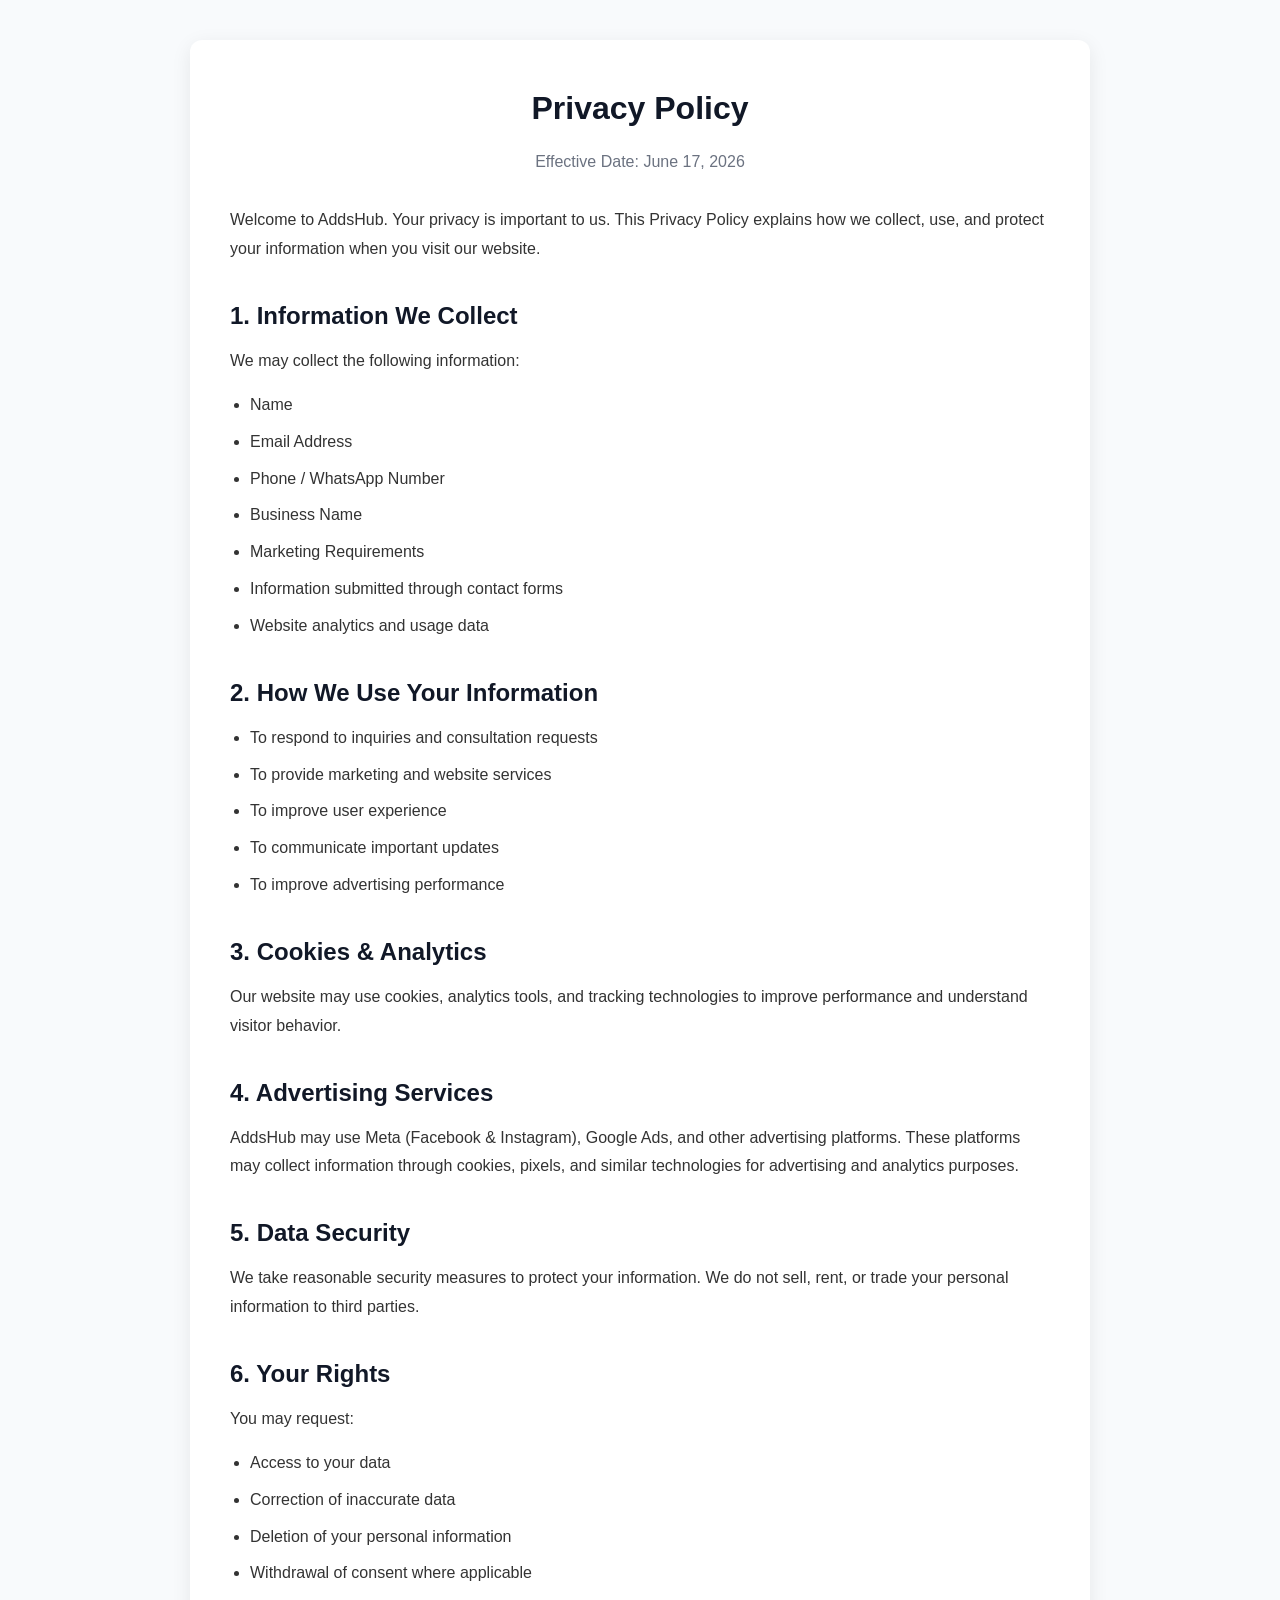
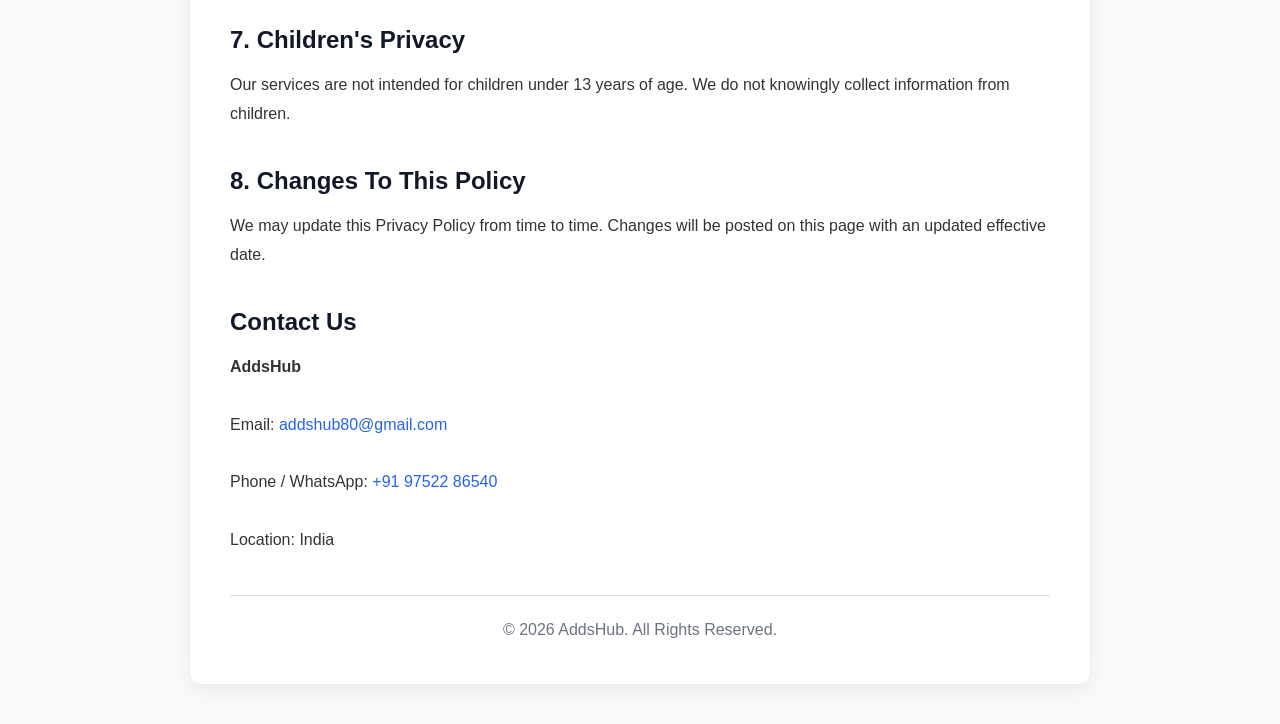
<file: privacy-policy.html>
<!DOCTYPE html>
<html lang="en">
<head>
<meta charset="UTF-8">
<meta name="viewport" content="width=device-width, initial-scale=1.0">
<title>Privacy Policy | AddsHub</title>

<style>
*{
    margin:0;
    padding:0;
    box-sizing:border-box;
}

body{
    font-family: Arial, sans-serif;
    background:#f8fafc;
    color:#333;
    line-height:1.8;
}

.container{
    max-width:900px;
    margin:40px auto;
    background:#ffffff;
    padding:40px;
    border-radius:12px;
    box-shadow:0 5px 20px rgba(0,0,0,0.08);
}

h1{
    text-align:center;
    margin-bottom:10px;
    color:#111827;
}

.date{
    text-align:center;
    margin-bottom:30px;
    color:#6b7280;
}

h2{
    margin-top:30px;
    margin-bottom:10px;
    color:#111827;
}

p{
    margin-bottom:15px;
}

ul{
    margin-left:20px;
    margin-bottom:15px;
}

li{
    margin-bottom:8px;
}

a{
    color:#2563eb;
    text-decoration:none;
}

.footer{
    margin-top:40px;
    text-align:center;
    color:#6b7280;
    border-top:1px solid #ddd;
    padding-top:20px;
}

@media(max-width:768px){
    .container{
        margin:15px;
        padding:25px;
    }
}
</style>
</head>

<body>

<div class="container">

<h1>Privacy Policy</h1>

<p class="date">
Effective Date: June 17, 2026
</p>

<p>
Welcome to AddsHub. Your privacy is important to us.
This Privacy Policy explains how we collect, use,
and protect your information when you visit our website.
</p>

<h2>1. Information We Collect</h2>

<p>We may collect the following information:</p>

<ul>
<li>Name</li>
<li>Email Address</li>
<li>Phone / WhatsApp Number</li>
<li>Business Name</li>
<li>Marketing Requirements</li>
<li>Information submitted through contact forms</li>
<li>Website analytics and usage data</li>
</ul>

<h2>2. How We Use Your Information</h2>

<ul>
<li>To respond to inquiries and consultation requests</li>
<li>To provide marketing and website services</li>
<li>To improve user experience</li>
<li>To communicate important updates</li>
<li>To improve advertising performance</li>
</ul>

<h2>3. Cookies & Analytics</h2>

<p>
Our website may use cookies, analytics tools,
and tracking technologies to improve performance
and understand visitor behavior.
</p>

<h2>4. Advertising Services</h2>

<p>
AddsHub may use Meta (Facebook & Instagram),
Google Ads, and other advertising platforms.
These platforms may collect information through
cookies, pixels, and similar technologies for
advertising and analytics purposes.
</p>

<h2>5. Data Security</h2>

<p>
We take reasonable security measures to protect
your information. We do not sell, rent, or trade
your personal information to third parties.
</p>

<h2>6. Your Rights</h2>

<p>You may request:</p>

<ul>
<li>Access to your data</li>
<li>Correction of inaccurate data</li>
<li>Deletion of your personal information</li>
<li>Withdrawal of consent where applicable</li>
</ul>

<h2>7. Children's Privacy</h2>

<p>
Our services are not intended for children under
13 years of age. We do not knowingly collect
information from children.
</p>

<h2>8. Changes To This Policy</h2>

<p>
We may update this Privacy Policy from time to time.
Changes will be posted on this page with an updated
effective date.
</p>

<h2>Contact Us</h2>

<p>
<strong>AddsHub</strong><br><br>

Email:
<a href="mailto:addshub80@gmail.com">
addshub80@gmail.com
</a>

<br><br>

Phone / WhatsApp:
<a href="tel:+919752286540">
+91 97522 86540
</a>

<br><br>

Location: India
</p>

<div class="footer">
© 2026 AddsHub. All Rights Reserved.
</div>

</div>

</body>
</html>
</file>
